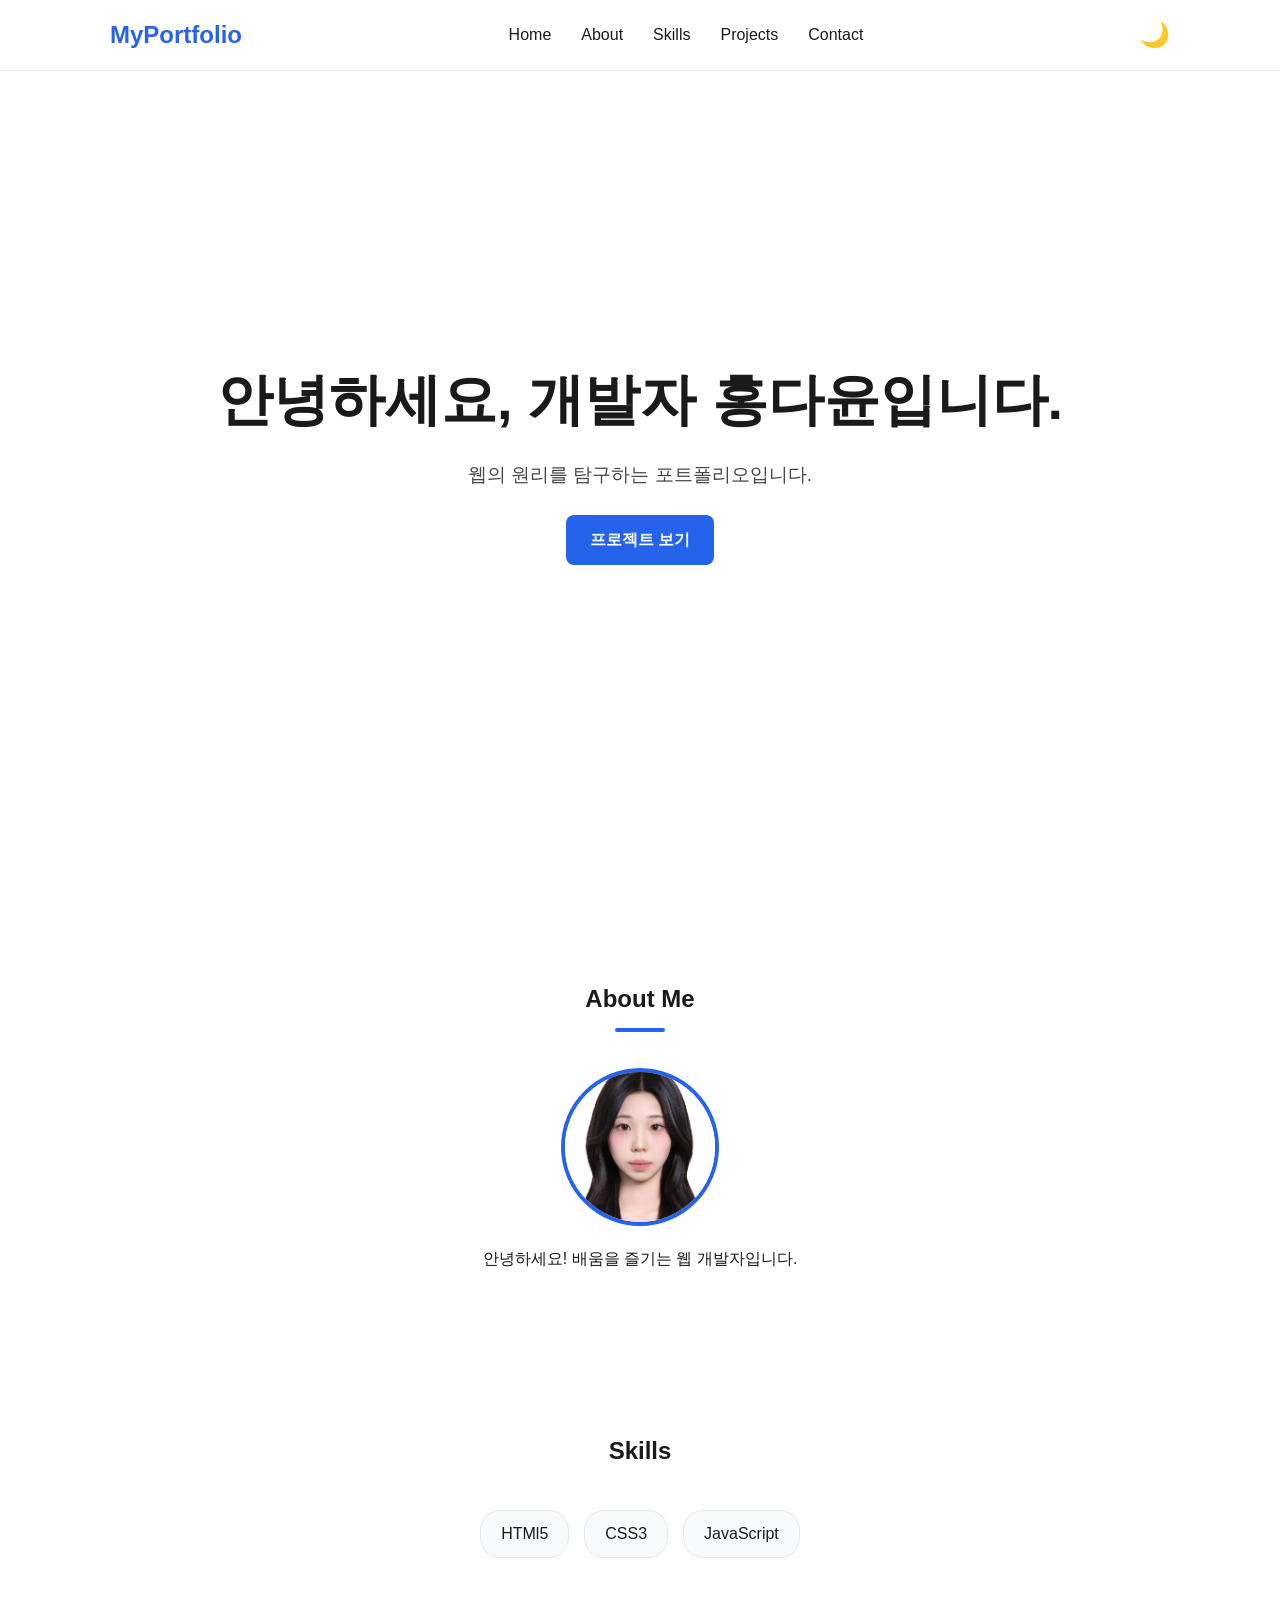
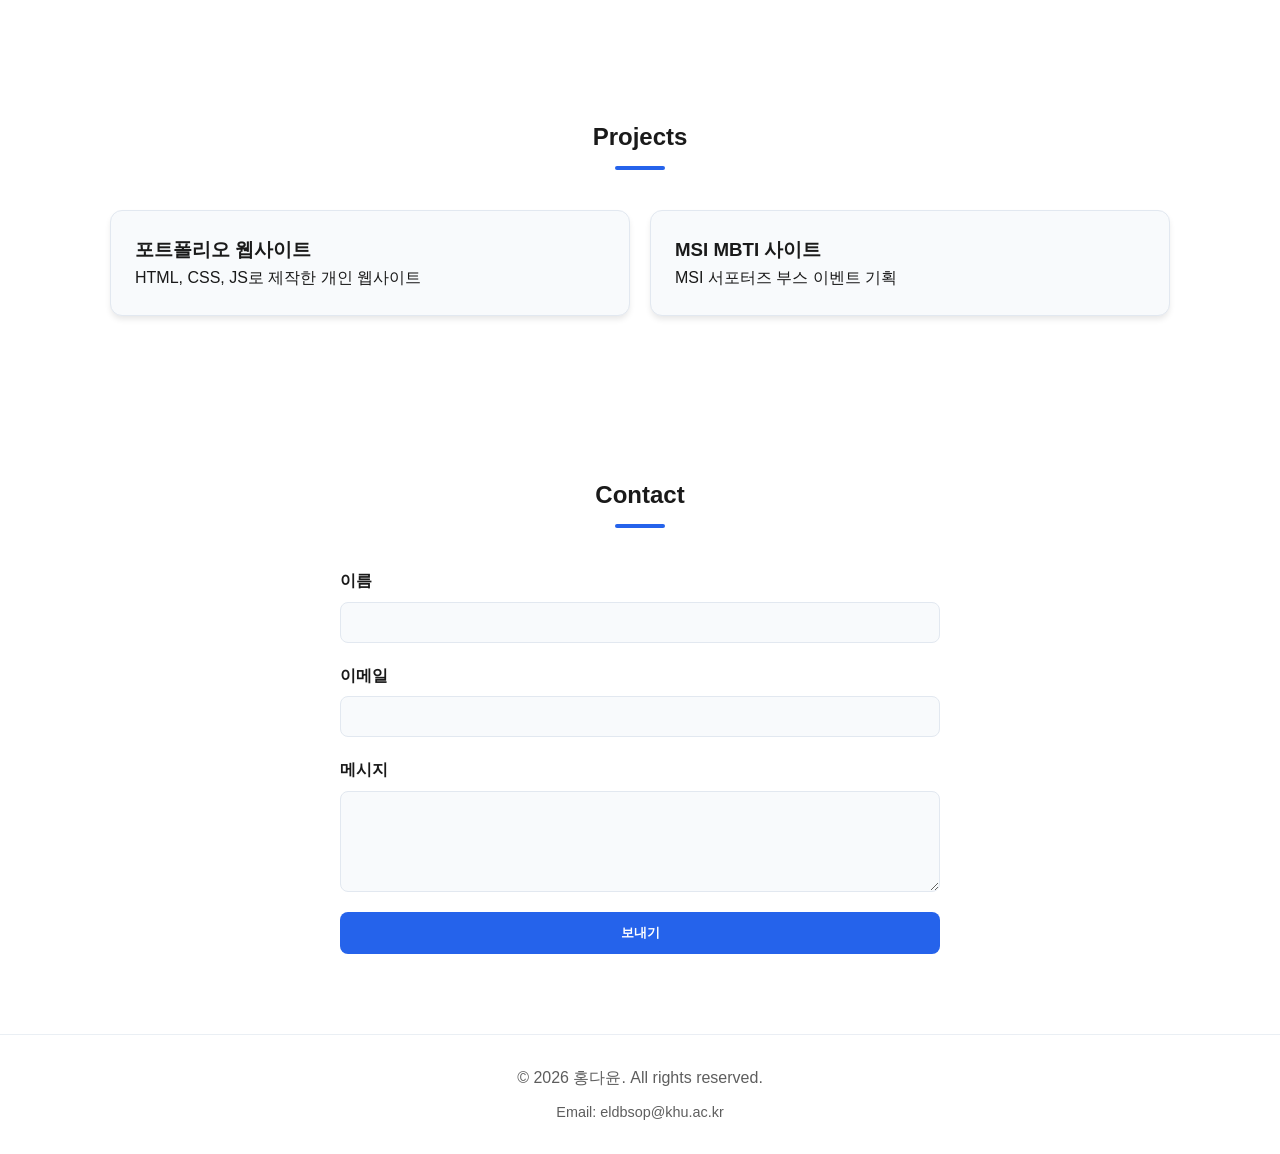
<file: index.html>
<!DOCTYPE html>
<html lang="ko">
<head>
    <meta charset="UTF-8">
    <meta name="viewport" content="width=device-width, initial-scale=1.0">
    <title>포트폴리오</title>

    <link rel="stylesheet" href="css/style.css">
    <script src="js/main.js" defer></script>
</head>
<body>
    <header id="header">
        <nav class="navbar">
            <div class="logo">MyPortfolio</div>
            <ul class="nav-menu">
                <li><a href="#hero">Home</a></li>
                <li><a href="#about">About</a></li>
                <li><a href="#skills">Skills</a></li>
                <li><a href="#projects">Projects</a></li>
                <li><a href="#contact">Contact</a></li>
            </ul>
            <button id="theme-toggle" aria-label="테마 전환">🌙</button>
            <button id="hamburger" aria-label="메뉴 열기">☰</button>
        </nav>
    </header>

    <main>
        <section id="hero" class="section">
            <h1>안녕하세요, 개발자 홍다윤입니다.</h1>
            <p>웹의 원리를 탐구하는 포트폴리오입니다.</p>
            <a href="#projects" class="btn">프로젝트 보기</a>
        </section>

        <section id="about" class="section">
            <h2>About Me</h2>
            <img src="images/IMG_2061.JPG" alt="프로필 사진" class="profile-img">
            <p>안녕하세요! 배움을 즐기는 웹 개발자입니다.</p>
        </section>

        <section id="skills" class="section">
            <h2>Skills</h2>
            <ul class="skills-list">
                <li>HTMl5</li>
                <li>CSS3</li>
                <li>JavaScript</li>
            </ul>
        </section>

        <section id="projects" class="section">
            <h2>Projects</h2>
            <div id="projects-container" class="projects-grid"></div>
            <div id="projects-status" class="projects-status"></div>
        </section>

        <section id="contact" class="section">
            <h2>Contact</h2>
            <form id="contact-form">
                <div class="form-group">
                    <label for="name">이름</label>
                    <input type="text" id="name" name="name" required>
                </div>
                <div class="form-group">
                    <label for="email">이메일</label>
                    <input type="email" id="email" name="email" required>
                </div>
                <div class="form-group">
                    <label for="message">메시지</label>
                    <textarea id="message" name="message" rows="5" required></textarea>
                </div>
                <button type="submit" class="btn">보내기</button>
            </form>
        </section>
    </main>

    <footer>
        <p>&copy; 2026 홍다윤. All rights reserved.</p>

        <div class="social-links">
            <a href="mailto:eldbsop@khu.ac.kr">Email: eldbsop@khu.ac.kr</a>
        </div>

    </footer>

    <button id="back-to-top" class="back-to-top">⬆️</button>

    <script src="js/main.js"></script>
    
</body>
</html>
</file>
<file: css/style.css>
:root {
    --bg-color: #ffffff;
    --text-color: #1a1a1a;
    --primary-color: #2563eb;
    --primary-hover: #1d4ed8;
    --card-bg: #f8fafc;
    --border-color: #e2e8f0;
    --header-bg: rgba(255, 255, 255, 0.9);
    --shadow: 0 4px 6px -1px rgba(0, 0, 0, 0.1);

    --font-family: -apple-system, BlinkMacSystemFont, "Segoe UI", Roboto, sans-serif;
    --transition-speed: 0.3s;
}

[data-theme="dark"] {
    --bg-color: #0f172a;
    --text-color: #f8fafc;
    --primary-color: #3b82f6;
    --primary-hover: #60a5fa;
    --card-bg: #1e293b;
    --border-color: #334155;
    --header-bg: rgba(15, 23, 42, 0.9);
    --shadow: 0 4px 6px -1px rgba(0, 0, 0, 0.5);
}

* {
    margin: 0;
    padding: 0;
    box-sizing: border-box;
}

html {
    scroll-behavior: smooth;
}

body {
    background-color: var(--bg-color);
    color: var(--text-color);
    font-family: var(--font-family);
    line-height: 1.6;
    transition: background-color var(--transition-speed), color var(--transition-speed);
}

.section {
    padding: 80px 20px;
    max-width: 1100px;
    margin: 0 auto;
}

.section h2 {
  text-align: center;
  margin-bottom: 2.5rem;
}

h2::after {
    content: "";
    display: block;
    width: 50px;
    height: 4px;
    background-color: var(--primary-color);
    margin: 10px auto 0;
    border-radius: 2px;
    position: relative;
}

.btn {
    display: inline-block;
    padding: 12px 24px;
    background-color: var(--primary-color);
    color: #ffffff;
    text-decoration: none;
    border-radius: 8px;
    border: none;
    cursor: pointer;
    font-weight: 600;
    transition: background-color var(--transition-speed), transform 0.2s;
}

.btn:hover {
    background-color: var(--primary-hover);
    transform: translateY(-2px);
}

#header {
    position: fixed;
    top: 0;
    left: 0;
    width: 100%;
    background-color: var(--header-bg);
    backdrop-filter: blur(8px);
    z-index: 1000;
    border-bottom: 1px solid var(--border-color);
    transition: background-color var(--transition-speed);
}

header {
    transition: background-color 0.3 ease, box-shadow 0.3 ease;
}

header.scrolled {
    background-color: var(--card-bg);
    box-shadow: 0 4px 12px rgba(0, 0, 0, 0.1);
}

.navbar {
    display: flex;
    justify-content: space-between;
    align-items: center;
    max-width: 1100px;
    margin: 0 auto;
    padding: 16px 20px;
}

.logo {
    font-size: 1.5rem;
    font-weight: bold;
    color: var(--primary-color);
}

.nav-menu {
    display: none;
    list-style: none;
}

.nav-menu.active {
    display: flex;
    flex-direction: column;
    position: absolute;
    top: 100%;
    left: 0;
    width: 100%;
    background-color: var(--card-bg);
    padding: 20px;
    border-bottom: 1px solid var(--border-color);
    gap: 15px;
}

.nav-menu a {
    color: var(--text-color);
    text-decoration: none;
    font-weight: 500;
    transition: color var(--transition-speed);
}

.nav-menu a:hover {
    color: var(--primary-color);
}

#theme-toggle,
#hamburger {
    background: none;
    border: none;
    cursor: pointer;
    font-size: 1.5rem;
    color: var(--text-color);
    margin-left: 10px;
}

#hero {
    min-height: 100vh;
    display: flex;
    flex-direction: column;
    justify-content: center;
    align-items: center;
    text-align: center;
    padding-top: 100px;
}

#hero h1 {
    font-size: 2.5rem;
    margin-bottom: 15px;
}

#hero p {
    font-size: 1.2rem;
    margin-bottom: 25px;
    opacity: 0.8;
}

#about {
    text-align: center;
}

.profile-img {
    display: block;
    margin: 0 auto 1.5rem auto;
    width: 150px;
    height: 150px;
    border-radius: 50%;
    object-fit: cover;
    box-shadow: 0 0 0 4px var(--primary-color);
}

#skills h2::after {
    display: none;
}

.skills-list {
    display: flex;
    justify-content: center;
    gap: 15px;
    flex-wrap: wrap;
    list-style: none;
    padding: 0;
}

.skills-list li {
    list-style: none;
    background-color: var(--card-bg);
    border: 1px solid var(--border-color);
    padding: 10px 20px;
    border-radius: 20px;
    font-weight: 500;
}

.project-status {
    text-align: center;
    padding: 40px 20px;
    font-size: 1.1rem;
    color: var(--text-color)
}

.retry-btn {
    margin-top: 15px;
    padding: 10px 20px;
    background-color: var(--primary-color);
    color: white;
    border: none;
    border-radius: 6px;
    cursor: pointer;
    font-size: 0.95rem;
    font-weight: 500;
    transition: opacity 0.2s ease, transform 0.1s ease;
}
.retry-btn:hover {
    opacity: 0.9;
    transform: translateY(-2px);
}

#projects-container {
    display: grid;
    grid-template-columns: repeat(auto-fit, minmax(280px, 1fr));
    gap: 20px;
    margin-top: 30px;
}

.project-card {
    background-color: var(--card-bg);
    border: 1px solid var(--border-color);
    border-radius: 12px;
    padding: 24px;
    box-shadow: var(--shadow);
    transition: transform var(--transition-speed), box-shadow var(--transition-speed);
}

.project-card:hover {
    transform: translateY(-5px);
}

#contact-form {
    display: flex;
    flex-direction: column;
    gap: 20px;
    max-width: 600px;
    margin: 0 auto;
}

.form-group {
    display: flex;
    flex-direction: column;
    gap: 8px;
}

.form-group label {
    font-weight: 600;
}

.form-group input,
.form-group textarea {
    padding: 12px;
    border-radius: 8px;
    border: 1px solid var(--border-color);
    background-color: var(--card-bg);
    color: var(--text-color);
    font-family: inherit;
}

footer {
    text-align: center;
    padding: 30px 20px;
    border-top: 1px solid var(--border-color);
    opacity: 0.7;
}

@media (min-width: 768px) {
    .nav-menu {
        display: flex;
        gap: 30px;
    }

    #hamburger {
        display: none;
    }

    #hero h1 {
        font-size: 3.5rem;
    }
}

.social-links {
    margin-top: 8px;
}

.social-links a {
    color: var(--text-color);
    text-decoration: none;
    font-size: 0.9rem;
    transition: color 0.3s ease;
}

.social-links a:hover {
    color: var(--primary-color);
}

.back-to-top {
    position: fixed;
    bottom: 30px;
    right: 30px;
    width: 50px;
    height: 50px;
    border-radius: 50%;
    background-color: var(--primary-color);
    color: white;
    border: none;
    font-size: 1.2rem;
    cursor: pointer;
    opacity: 0;
    visibility: hidden;
    transition: all 0.3s ease;
    z-index: 999;
}

.back-to-top.show {
    opacity: 1;
    visibility: visible;
}

.fade-in {
    opacity: 0;
    transform: translateY(30px);
    transition: all 0.6s ease-out;
}

.fade-in.show {
    opacity: 1;
    transform: translateY(0);
}
</file>
